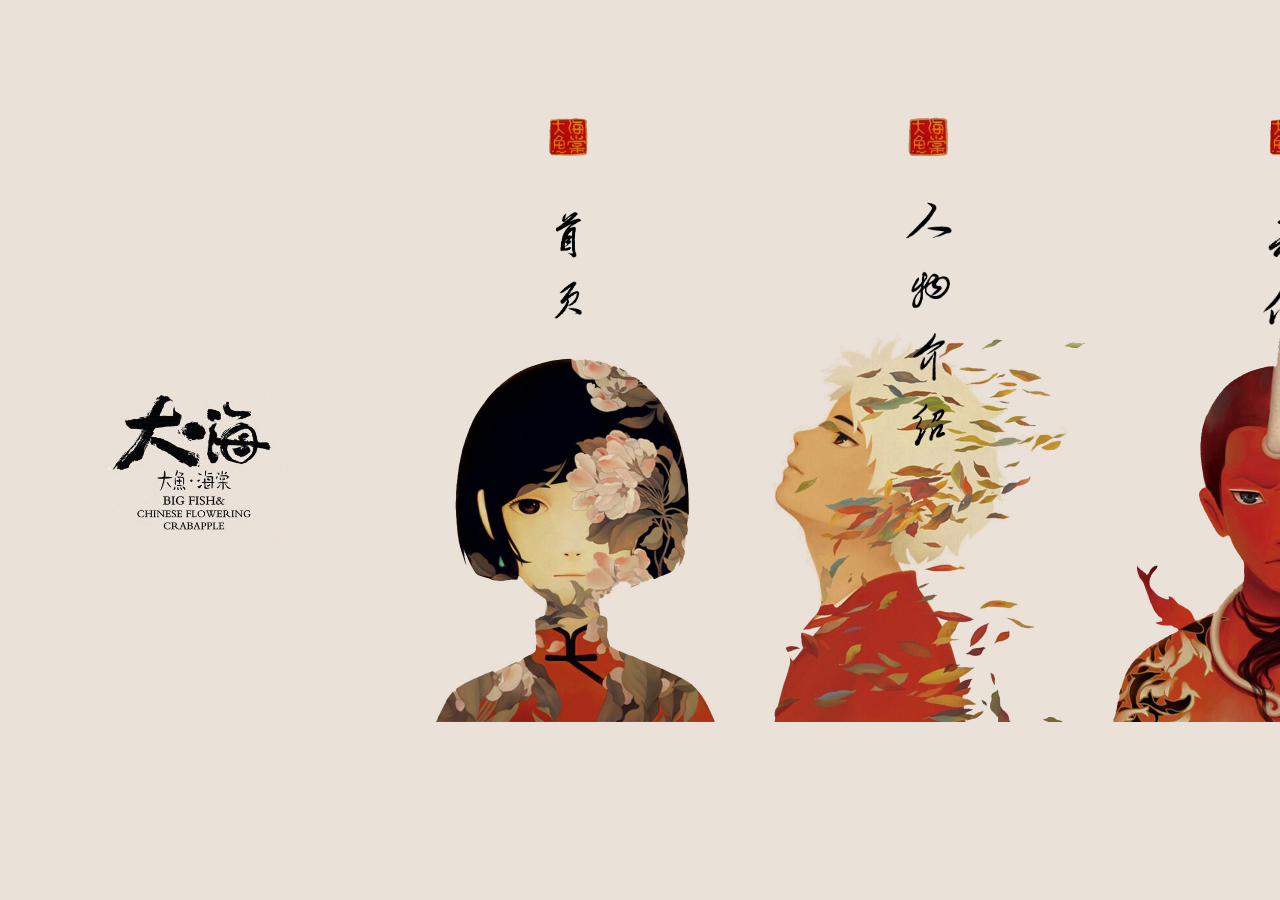
<file: index.html>
<!DOCTYPE html>
<html>
<head lang="en">
    <meta charset="UTF-8">
    <title>大鱼海棠</title>
    <script type="text/javascript" src="js/jquery-1.8.3.min.js"></script>
    <script type="text/javascript" src="js/js.js"></script>
    <link href="css/css01.css" type="text/css" rel="stylesheet"/>
</head>
<body>
<div id="big-box">
    <div id="box">
        <div id="contain">
            <div class="box1">
                <div class="lefter"></div>
            </div>
            <div class="box2">
                <div id="center" class="center">
                    <div class="moonburn">
                        <a href="index.html">
                            <img class="bgp" src="images/shouye.jpeg">
                            <img class="bgw" src="images/sy.png">
                        </a>
                    </div>
                    <div class="moonburn">
                        <a href="person.html">
                            <img class="bgp" src="images/renshe.jpeg">
                            <img class="bgw" src="images/rw.png">
                        </a>
                    </div>
                    <div class="moonburn">
                        <a href="other.html">
                            <img class="bgp" src="images/qita.jpeg">
                            <img class="bgw" src="images/qt.png">
                        </a>
                    </div>
                </div>
            </div>
            <div class="box3">
                <div class="righter"></div>
            </div>
        </div>
    </div>
</div>
</body>
</html>
</file>
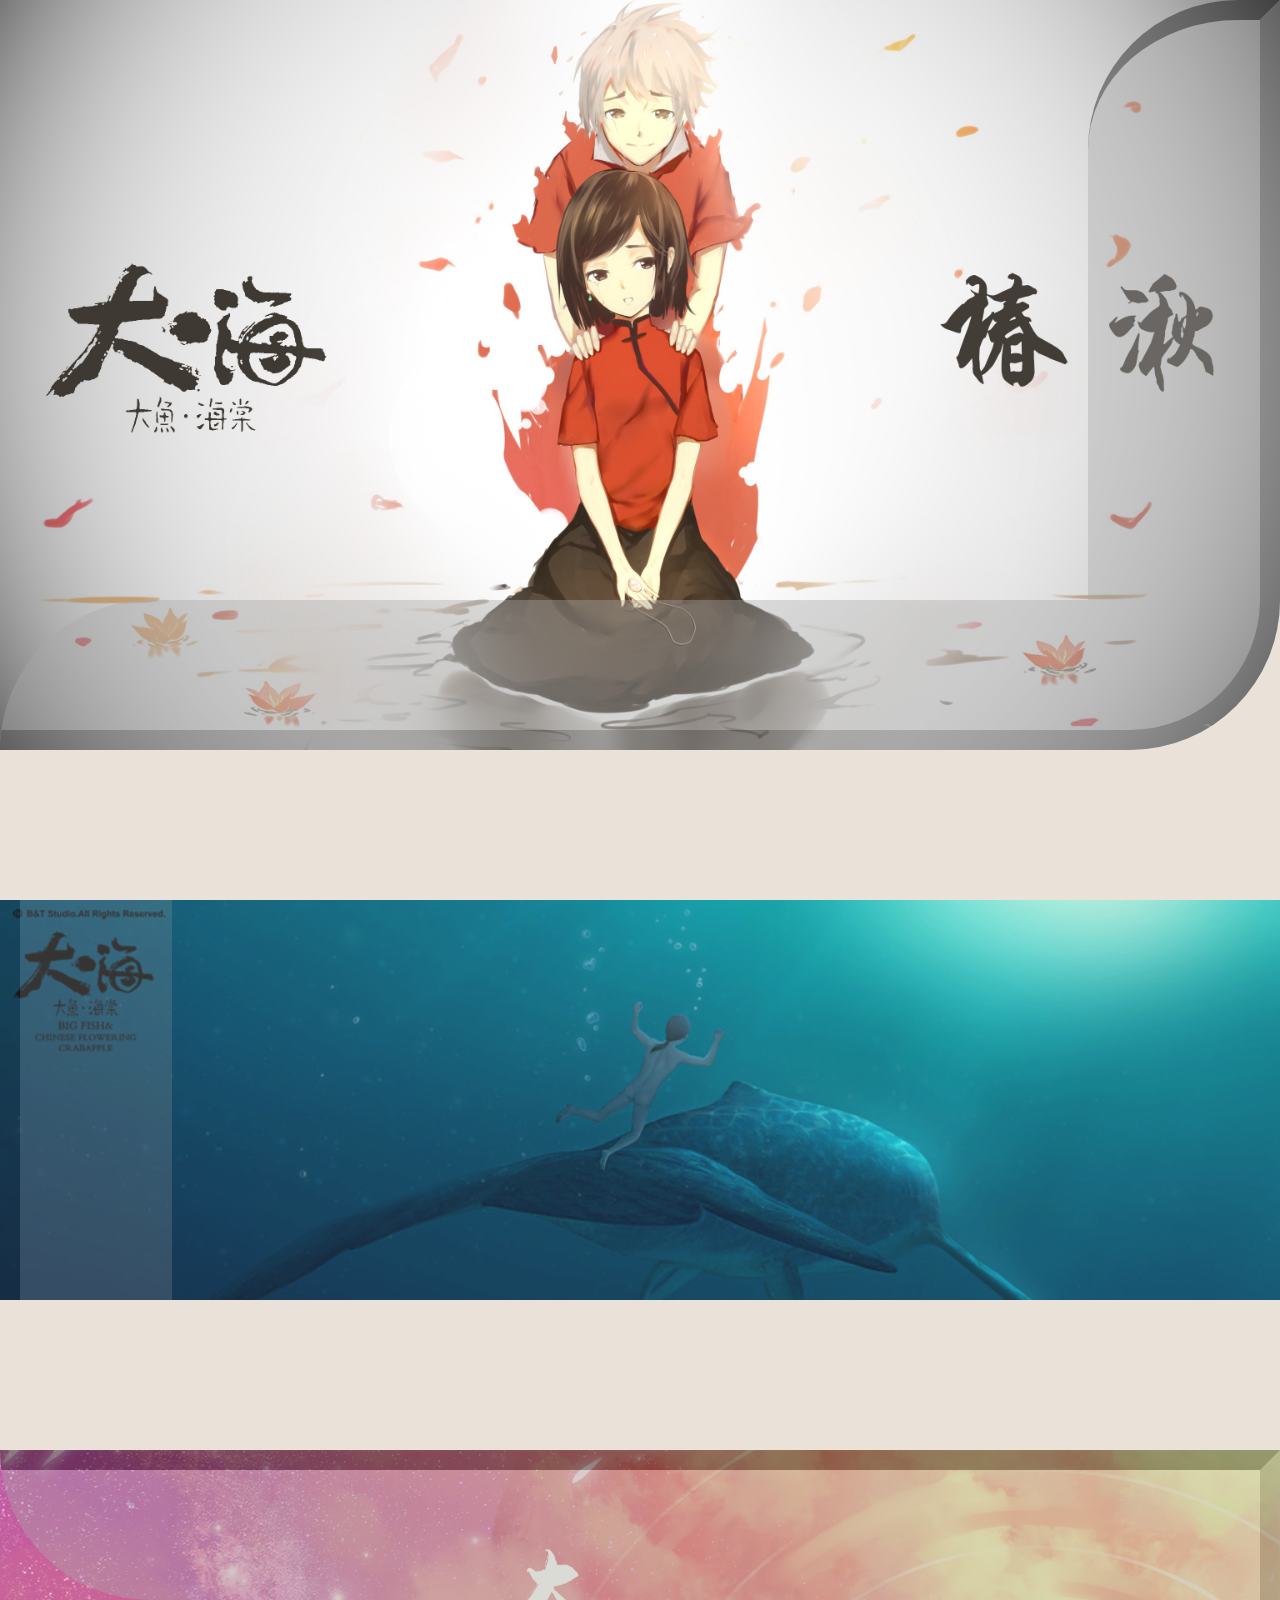
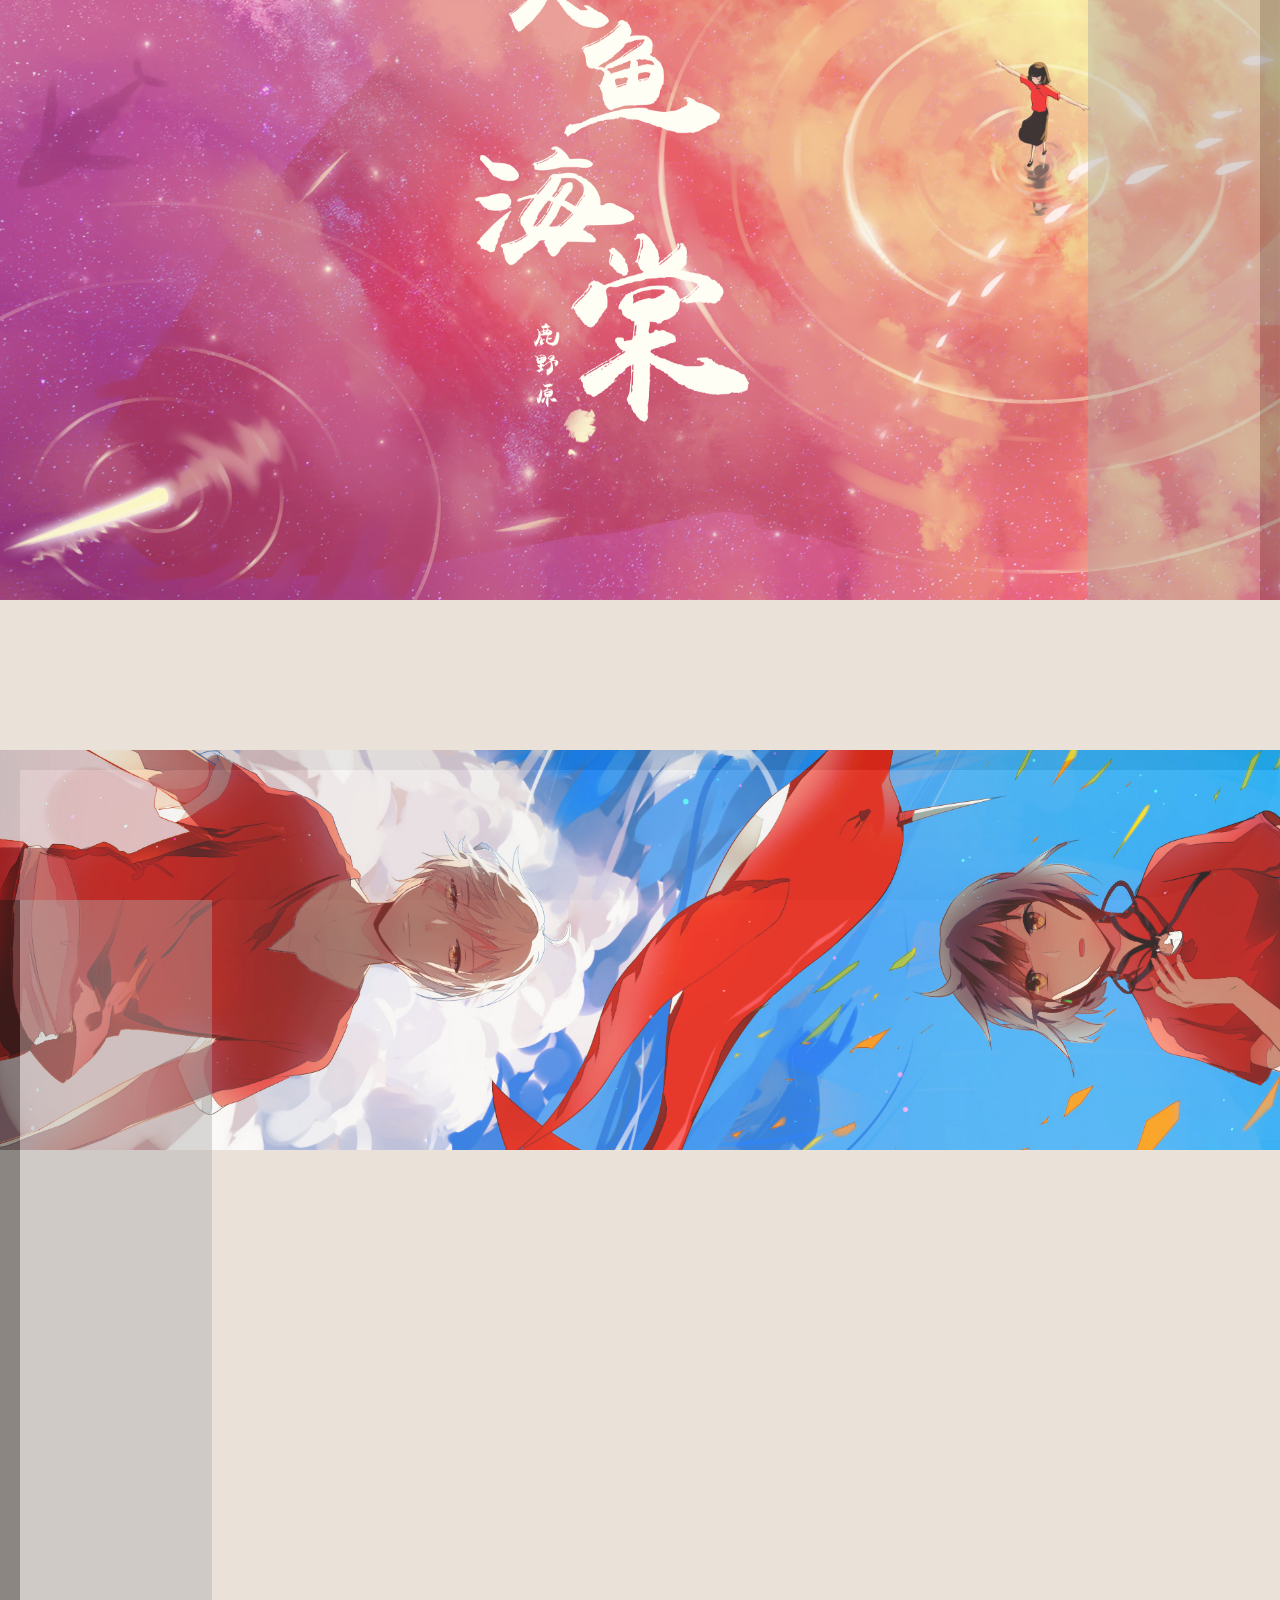
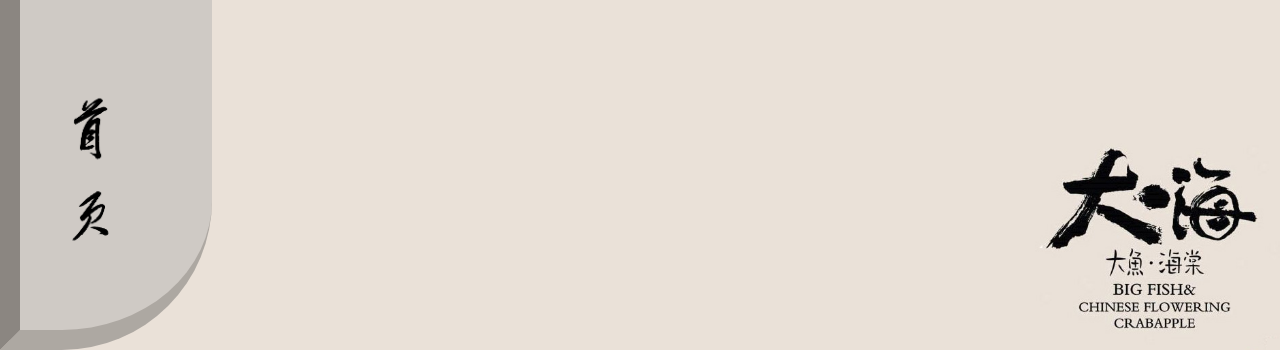
<file: other.html>
<!DOCTYPE html>
<html>
<head lang="en">
    <meta charset="UTF-8">
    <title>大鱼海棠</title>
    <link href="css/css02.css" type="text/css" rel="stylesheet"/>
</head>
<body>
<div id="big-box">
    <header>
        <div id="menuHeaderB"></div>
        <div id="menuHeaderR"></div>
    </header>
    <div id="content">
        <div id="box">
            <div id="menuBox"></div>
        </div>
        <div id="box1">
            <div id="menuBox1R"></div>
            <div id="menuBox1T"></div>
        </div>
        <div id="box2">
            <div id="menuBox2T"></div>
            <div id="menuBox2C"></div>
            <div id="menuBox2L"></div>
            <a href="index.html">
                <img src="images/sy.png">
            </a>
        </div>
    </div>
</div>
</body>
</html>
</file>
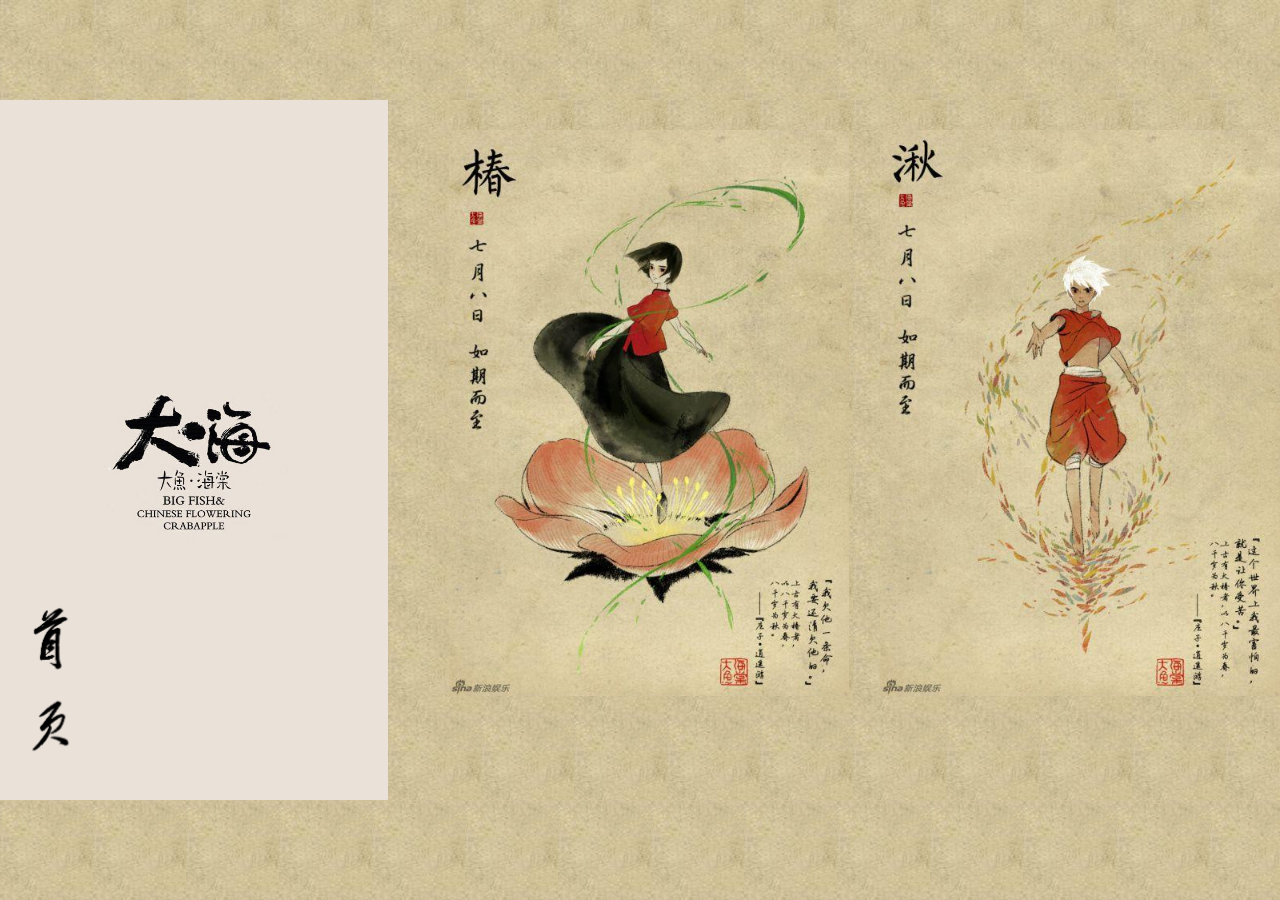
<file: person.html>
<!DOCTYPE html>
<html>
<head lang="en">
    <meta charset="UTF-8">
    <title>人物介绍</title>
    <script type="text/javascript" src="js/jquery-1.8.3.min.js"></script>
    <script type="text/javascript" src="js/js.js"></script>
    <link href="css/css.css" type="text/css" rel="stylesheet"/>
</head>
<body>
<div id="big-box">
    <div id="box">
        <div id="contain">
            <div class="box1">
                <div class="lefter">
                    <a href="index.html">
                        <img src="images/sy.png">
                    </a>
                </div>
            </div>
            <div class="box2">
                <div class="center">
                    <div class="moonburn">
                        <img src="images/1.jpg">
                    </div>
                    <div class="moonburn">
                        <img src="images/2.jpg">
                    </div>
                    <div class="moonburn">
                        <img src="images/3.jpg">
                    </div>
                    <div class="moonburn">
                        <img src="images/4.jpg">
                    </div>
                    <div class="moonburn">
                        <img src="images/5.jpg">
                    </div>
                    <div class="moonburn">
                        <img src="images/6.jpg">
                    </div>
                    <div class="moonburn">
                        <img src="images/7.jpg">
                    </div>
                    <div class="moonburn">
                        <img src="images/8.jpg">
                    </div>
                    <div class="moonburn">
                        <img src="images/9.jpg">
                    </div>
                    <div class="moonburn">
                        <img src="images/10.jpg">
                    </div>
                    <div class="moonburn">
                        <img src="images/11.jpg">
                    </div>
                    <div class="moonburn">
                        <img src="images/12.jpg">
                    </div>
                    <div class="moonburn">
                        <img src="images/13.jpg">
                    </div>
                    <div class="moonburn">
                        <img src="images/14.jpg">
                    </div>
                    <div class="moonburn">
                        <img src="images/15.jpg">
                    </div>
                </div>
            </div>
            <div class="box3">
                <div class="righter"></div>
            </div>
        </div>
    </div>
</div>
</body>
</html>
</file>
<file: css/css01.css>
*{
    margin:0;
    padding: 0;
}
#big-box{
    position: absolute;
    top: calc(50% - 350px);
    left: 0;
    right: 0;
    bottom: calc(50% - 350px);
    background-image:-webkit-linear-gradient(to left,#484848  ,#999999 ,#999999,#484848  );
    background-image: linear-gradient(to left,#484848  ,#999999,#999999,#484848  );
}
body{
    background-color: #EAE1D8  ;
}
#box,#contain{
    width: 100%;
    height:100%;
}
#contain{
    overflow:hidden;
    background:#EAE1D8;
    white-space:nowrap;

}
.box1,.box2,.box3{
    display: inline-block;
}
.box1{
    width:30%;
    height: 100%;
}
.box2{
    width: 90%;
    height: 100%;
    min-width: 1200px;
}
.box3{
    width: 30%;
    height: 100%;
}
.lefter{
    width: 100%;
    height: 100%;
    background-color: #EAE1D8;
    background-image: url("../images/lefter.png");
    background-position: center;
    background-size: 50%;
    background-repeat: no-repeat;
}
.center{
    width: 100%;
    height: 100vh;
    background-color: #EAE1D8;
    /*display: flex;*/
    /*flex-wrap: nowrap;*/
    /*flex-flow: row;*/
    /*align-items: center;*/
    /*justify-content: space-around;*/
}
.moonburn{
    width: 30%;
    text-align: center;
    background-color: #EAE1D8;
    position: relative;
    float: left;
}
.moonburn a{
    display: block;
}
.bgp{
    width: 350px;
    height: auto;
 }
.bgp:hover{
     opacity: 0.2;
}
.bgw{
    position: absolute;
    z-index: 10;
    top: 100px;
    right: 150px;
    width: 60px;
    height: auto;
}
.righter{
    width: 100%;
    height: 100%;
    background-color: #EAE1D8  ;
    background-image: url("../images/righter.jpeg");
    background-repeat:no-repeat;
    background-size:100%;
    background-position: center;
}
</file>
<file: css/css02.css>
body, h1, h2, h3, h4, h5, h6, hr, p, blockquote, dl, dt, dd, ul, ol, li, pre, form, fieldset, legend, button, input, textarea, th, td {
    margin: 0;
    padding: 0;
}

body, button, input, select, textarea {
    font: 12px/1.5 tahoma, arial, \5b8b\4f53;
}

h1, h2, h3, h4, h5, h6 {
    font-size: 100%;
}

address, cite, dfn, em, var {
    font-style: normal;
}

code, kbd, pre, samp {
    font-family: couriernew, courier, monospace;
}

small {
    font-size: 12px;
}

ul, ol {
    list-style: none;
}

a {
    text-decoration: none;
}

a:hover {
    text-decoration: underline;
}

sup {
    vertical-align: text-top;
}

sub {
    vertical-align: text-bottom;
}

legend {
    color: #000;
}

fieldset, img {
    border: 0;
}

button, input, select, textarea {
    font-size: 100%;
}

table {
    border-collapse: collapse;
    border-spacing: 0;
}

#big-box {
    width: 100%;
    height: auto;
    min-width: 1000px;
    max-width: 2000px;
    margin: auto;
    background-color: #EAE1D8;
}

header {
    width: 100%;
    height: 750px;
    background-image: url("../images/bz17.jpg");
    background-repeat: no-repeat;
    background-position: center;
    background-size: cover;
    position: relative;
    border-radius: 0 0 150px 0;
}

#menuHeaderB {
    width: 85%;
    height: 130px;
    background-color: darkgrey;
    position: absolute;
    bottom: 0;
    opacity: 0.4;
    border-radius: 150px 0 0 0;
    border-bottom: inset black 20px;
}

#menuHeaderR {
    width: calc(15% - 20px);
    height: calc(100% - 40px);
    background-color: darkgrey;
    position: absolute;
    right: 0;
    opacity: 0.4;
    border-radius: 150px 0 150px 0;
    border-top: inset black 20px;
    border-right: inset black 20px;
    border-bottom: inset black 20px;
}

#box {
    width: 100%;
    height: 400px;
    background-image: url("../images/bz29.jpg");
    background-repeat: no-repeat;
    background-size: cover;
    position: relative;
    opacity: 0.9;
    margin-top: 150px;
    margin-bottom: 150px;
}

#menuBox {
    width: calc(15% - 40px);
    height: 100%;
    background-color: darkgrey;
    position: absolute;
    left: 0;
    opacity: 0.2;
    border-left: inset black 20px;
}

#box1 {
    width: 100%;
    height: 750px;
    background-image: url("../images/bz27.jpg");
    background-repeat: no-repeat;
    background-size: cover;
    position: relative;
    background-position: right;
}

#menuBox1T {
    width: 85%;
    height: 130px;
    background-color: darkgrey;
    position: absolute;
    top: 0;
    opacity: 0.4;
    border-radius: 0 0 0 150px;
    border-top: inset black 20px;
}

#menuBox1R {
    width: calc(15% - 20px);
    height: calc(100% - 20px);
    background-color: darkgrey;
    position: absolute;
    right: 0;
    opacity: 0.4;
    border-right: inset black 20px;
    border-top: inset black 20px;
}

#menuBox2C {
    background-image: url("../images/bz20.jpg");
    background-repeat: no-repeat;
    background-size: cover;
    height: 400px;
    width: 100%;
    opacity: 0.8;
    margin-top: 150px;
}

#menuBox2T {
    width: calc(100% - 20px);
    height: 130px;
    background-color: darkgrey;
    position: absolute;
    top: 0;
    opacity: 0.4;
    border-radius: 0 0 150px 0;
    border-top: inset black 20px;
    border-left: inset black 20px;
}

#box2 {
    width: 100%;
    height: 1200px;
    position: relative;
    background-image: url("../images/lefter.png");
    background-repeat: no-repeat;
    background-size: 20%;
    background-position: bottom right;
}

#menuBox2L {
    width: calc(15%);
    height: calc(100% - 170px);
    background-color: darkgrey;
    position: absolute;
    left: 0;
    bottom: 0;
    opacity: 0.4;
    border-left: inset black 20px;
    border-bottom: inset black 20px;
    border-radius: 0 0 150px 0;
}

img {
    position: absolute;
    bottom: 0;
    left: 0;
    margin-left: 50px;
    margin-bottom: 90px;
    width: 80px;
    height: auto;
}
</file>
<file: css/css.css>
/*@-webkit-keyframes fadeInOut {
   0%{
        opacity:0;
    }
    100%{
        opacity:1;
    }
}
@keyframes fadeInOut {
    0%{
       transform: translateX(10px)rotate(5deg);
    }
    50%{
        transform: translateX(0px)rotate(0deg);
    }
    100%{
        transform: translateX(-10px) rotate(-5deg);
    }
}
@-o-keyframes fadeInOut {
    0%{
        -o-transform: translateX(10px)rotate(5deg);
    }
    50%{
        -o-transform: translateX(0px)rotate(0deg);
    }
    100%{
        -o-transform: translateX(-10px) rotate(-5deg);
    }
}*/

* {
    margin: 0;
    padding: 0;
}

#big-box {
    position: absolute;
    top: calc(50% - 350px);
    left: 0;
    right: 0;
    bottom: calc(50% - 350px);
    /*background-color: #EAE1D8;*/
    /*background: transparent url(../images/bg.jpg) repeat;*/
}

body {
    /*background-color: #EAE1D8;*/
    background: transparent url(../images/bg.jpg) repeat;
}

#box, #contain {
    width: 100%;
    height: 100%;
}

#contain {
    overflow: hidden;
    background: #EAE1D8;
    white-space: nowrap;
}

.box1, .box2, .box3 {
    display: inline-block;
}

.box1 {
    width: 30%;
    height: 100%;
}

.box2 {
    width: 480%;
    height: 100%;
}

.box3 {
    width: 30%;
    height: 100%;
}

.box4 {
    width: 10%;
    height: 100%;
    float: left;
}

.lefter {
    width: 100%;
    height: 100%;
    background-color: #EAE1D8;
    background-image: url("../images/lefter.png");
    background-position:center;
    background-size: 50%;
    background-repeat: no-repeat;
}

.lefter img {
    position: fixed;
    bottom: 0;
    left: 0;
    margin-left: 10px;
    margin-bottom: 130px;
    z-index: 30;
    width: 80px;
    height: auto;
}

.center {
    width: 100%;
    height: 100%;
    background: transparent url(../images/bg.jpg) repeat;
}

.moonburn {
    width: 6%;
    float: left;
    height: 100%;
    cursor: default;
    margin-left: 1%;
}

.moonburn img {
    width: 400px;
    height: auto;
    margin-top: 30px;
}

/*.moonburn:hover{
    -webkit-animation: fadeInOut 50 0.01s linear;
    -o-animation: fadeInOut 50 0.01s linear;
    animation: fadeInOut 50 0.01s linear;
}*/
.righter {
    width: 100%;
    height: 100%;
    background-color: #EAE1D8;
    background-image: url("../images/righter.jpeg");
    background-repeat: no-repeat;
    background-size: 80%;
    background-position: center;
}
</file>
